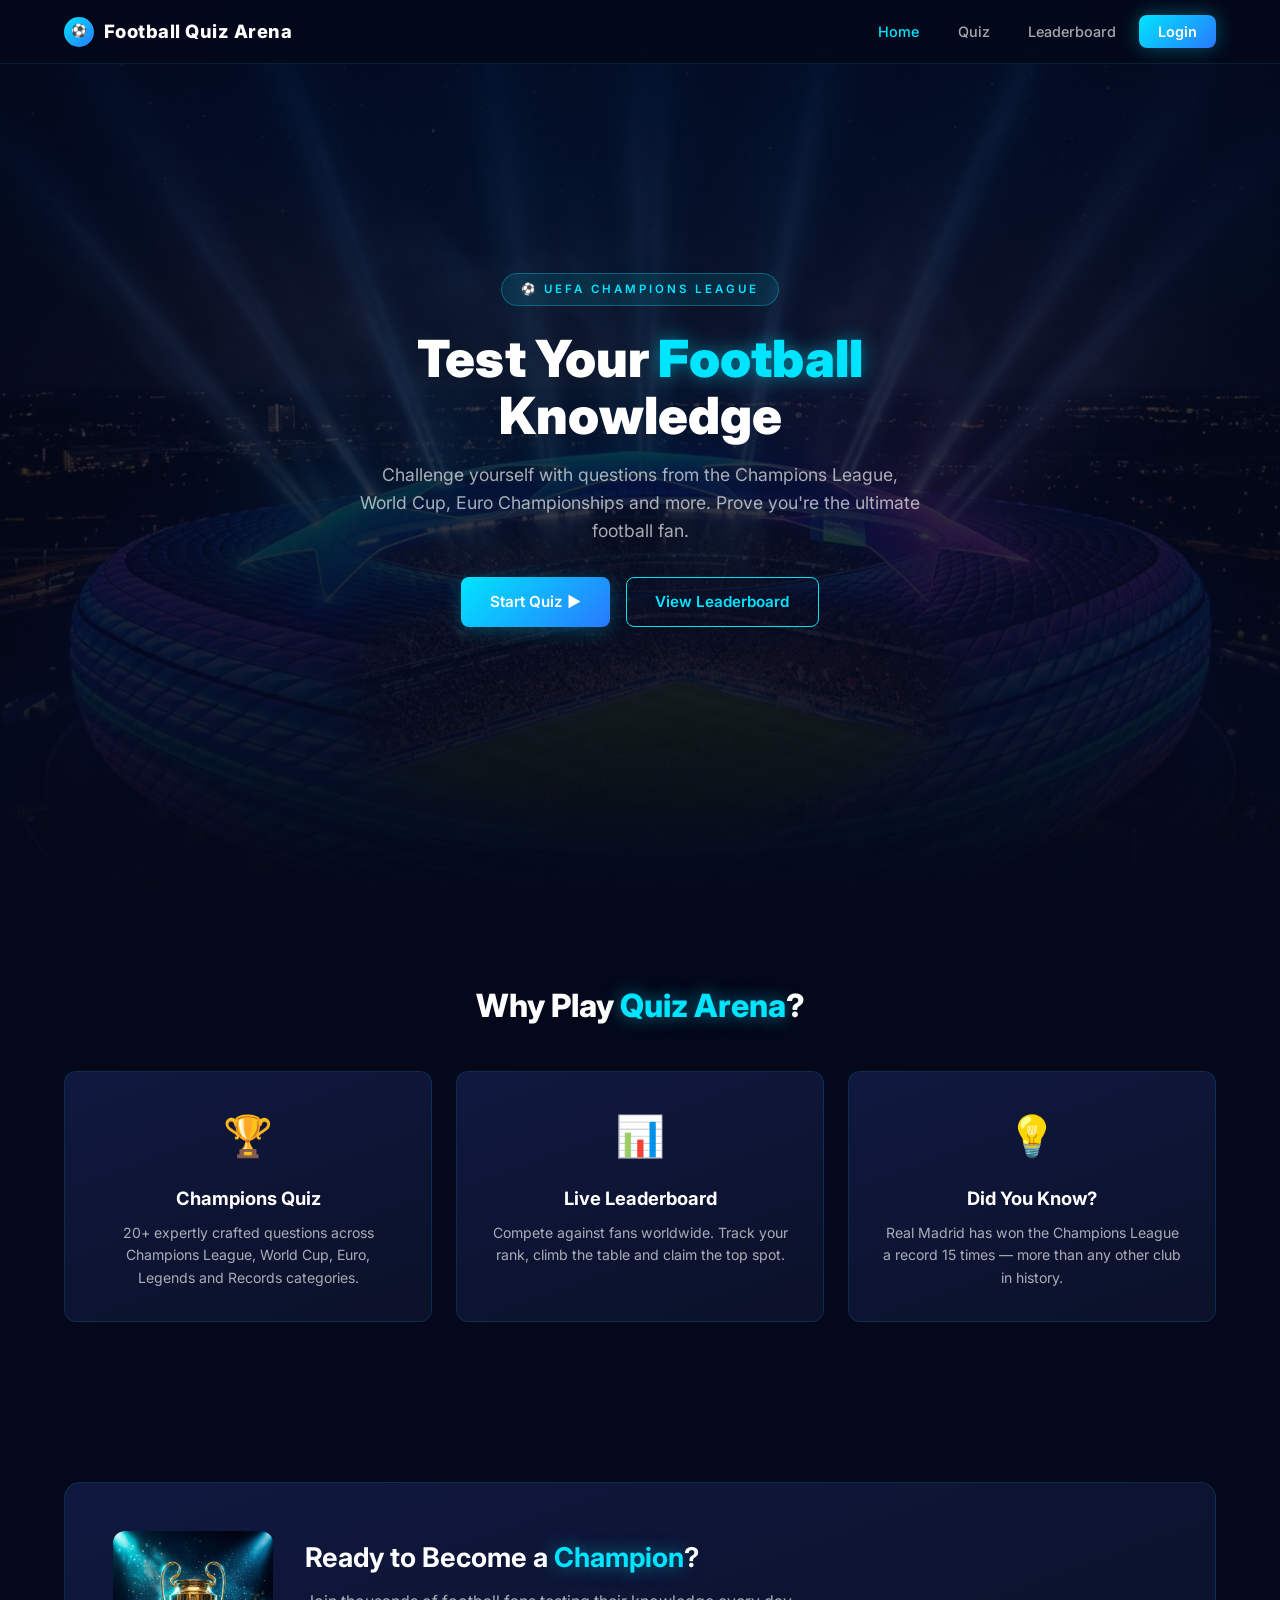
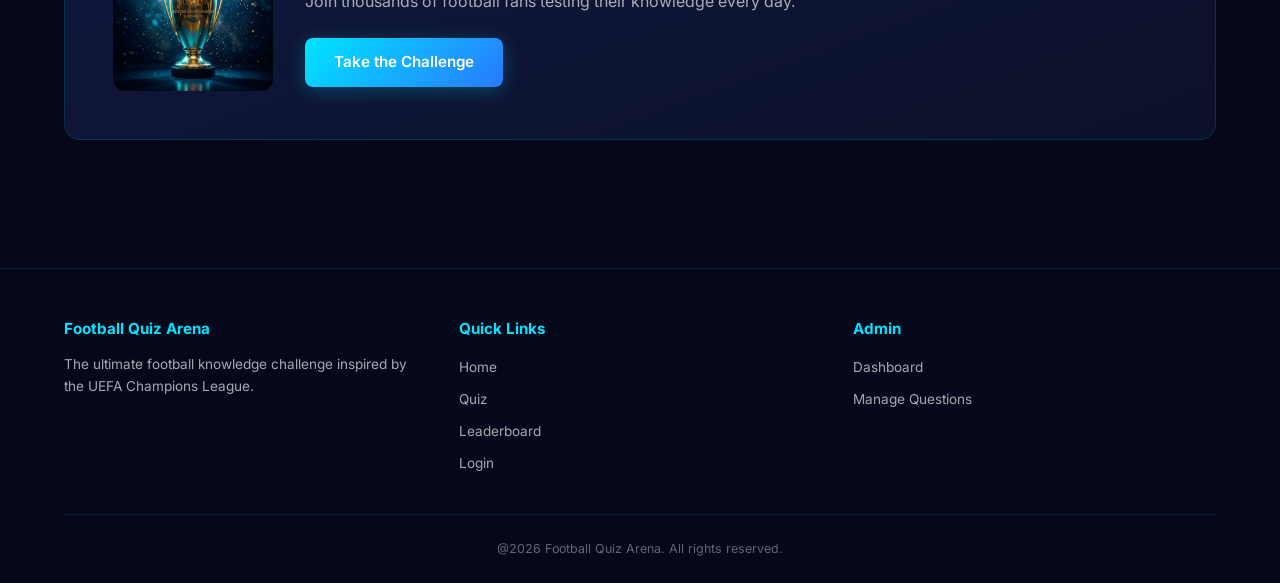
<file: index.html>
<!DOCTYPE html>
<html lang="en">
<head>
    <meta charset="UTF-8">
    <meta name="viewport" content="width=device-width, initial-scale=1.0">
    <title>UEFA Football Quiz Arena — Test Your Knowledge</title>
    <meta name="description" content="The ultimate UEFA Champions League football quiz. Test your knowledge across Champions League, World Cup, Euro and more.">
    <link rel="stylesheet" href="style.css">
</head>
<body>

    <nav class="navbar">
        <div class="nav-inner">
            <a href="index.html" class="nav-brand">
                <div class="logo-icon">⚽</div>
                <span>Football Quiz Arena</span>
            </a>
            <button class="nav-toggle" id="nav-toggle"><span></span><span></span><span></span></button>
            <ul class="nav-links" id="nav-links">
                <li><a href="index.html" class="active">Home</a></li>
                <li><a href="quiz.html">Quiz</a></li>
                <li><a href="leaderboard.html">Leaderboard</a></li>
                <li><a href="login.html" class="nav-btn">Login</a></li>
            </ul>
        </div>
    </nav>

    <section class="hero" id="hero">
        <div class="hero-bg">
            <img src="images/hero-stadium.png" alt="Stadium">
            <div class="hero-overlay"></div>
        </div>
        <div class="hero-content">
            <div class="hero-badge">⚽ UEFA CHAMPIONS LEAGUE</div>
            <h1>Test Your <span class="text-glow">Football</span> Knowledge</h1>
            <p>Challenge yourself with questions from the Champions League, World Cup, Euro Championships and more. Prove you're the ultimate football fan.</p>
            <div class="hero-actions">
                <a href="quiz.html" class="btn btn-primary" id="hero-quiz-btn">Start Quiz ▶</a>
                <a href="leaderboard.html" class="btn btn-outline" id="hero-lb-btn">View Leaderboard</a>
            </div>
        </div>
    </section>

    <section class="section" id="features">
        <div class="container">
            <h2 class="section-title">Why Play <span class="text-glow">Quiz Arena</span>?</h2>
            <div class="features-grid">
                <div class="feature-card" id="feat-quiz">
                    <div class="feature-icon">🏆</div>
                    <h3>Champions Quiz</h3>
                    <p>20+ expertly crafted questions across Champions League, World Cup, Euro, Legends and Records categories.</p>
                </div>
                <div class="feature-card" id="feat-lb">
                    <div class="feature-icon">📊</div>
                    <h3>Live Leaderboard</h3>
                    <p>Compete against fans worldwide. Track your rank, climb the table and claim the top spot.</p>
                </div>
                <div class="feature-card" id="feat-dyk">
                    <div class="feature-icon">💡</div>
                    <h3>Did You Know?</h3>
                    <p id="dyk-text" class="dyk-text"></p>
                </div>
            </div>
        </div>
    </section>


    <section class="section">
        <div class="container">
            <div class="cta-card">
                <img src="images/trophy.png" alt="Trophy" class="cta-trophy">
                <div class="cta-text">
                    <h2>Ready to Become a<span class="text-glow"> Champion</span>?</h2>
                    <p>Join thousands of football fans testing their knowledge every day.</p>
                    <a href="quiz.html" class="btn btn-primary">Take the Challenge</a>
                </div>
            </div>
        </div>
    </section>

    <footer class="footer">
        <div class="container">
            <div class="footer-grid">
                <div class="footer-col"><h4>Football Quiz Arena</h4><p>The ultimate football knowledge challenge inspired by the UEFA Champions League.</p></div>
                <div class="footer-col"><h4>Quick Links</h4><ul><li><a href="index.html">Home</a></li><li><a href="quiz.html">Quiz</a></li><li><a href="leaderboard.html">Leaderboard</a></li><li><a href="login.html">Login</a></li></ul></div>
                <div class="footer-col"><h4>Admin</h4><ul><li><a href="admin-dashboard.html">Dashboard</a></li><li><a href="admin.html">Manage Questions</a></li></ul></div>
            </div>
            <div class="footer-bottom"><p>@2026 Football Quiz Arena. All rights reserved.</p></div>
        </div>
    </footer>
    <script src="script.js"></script>
</body>
</html>
</file>
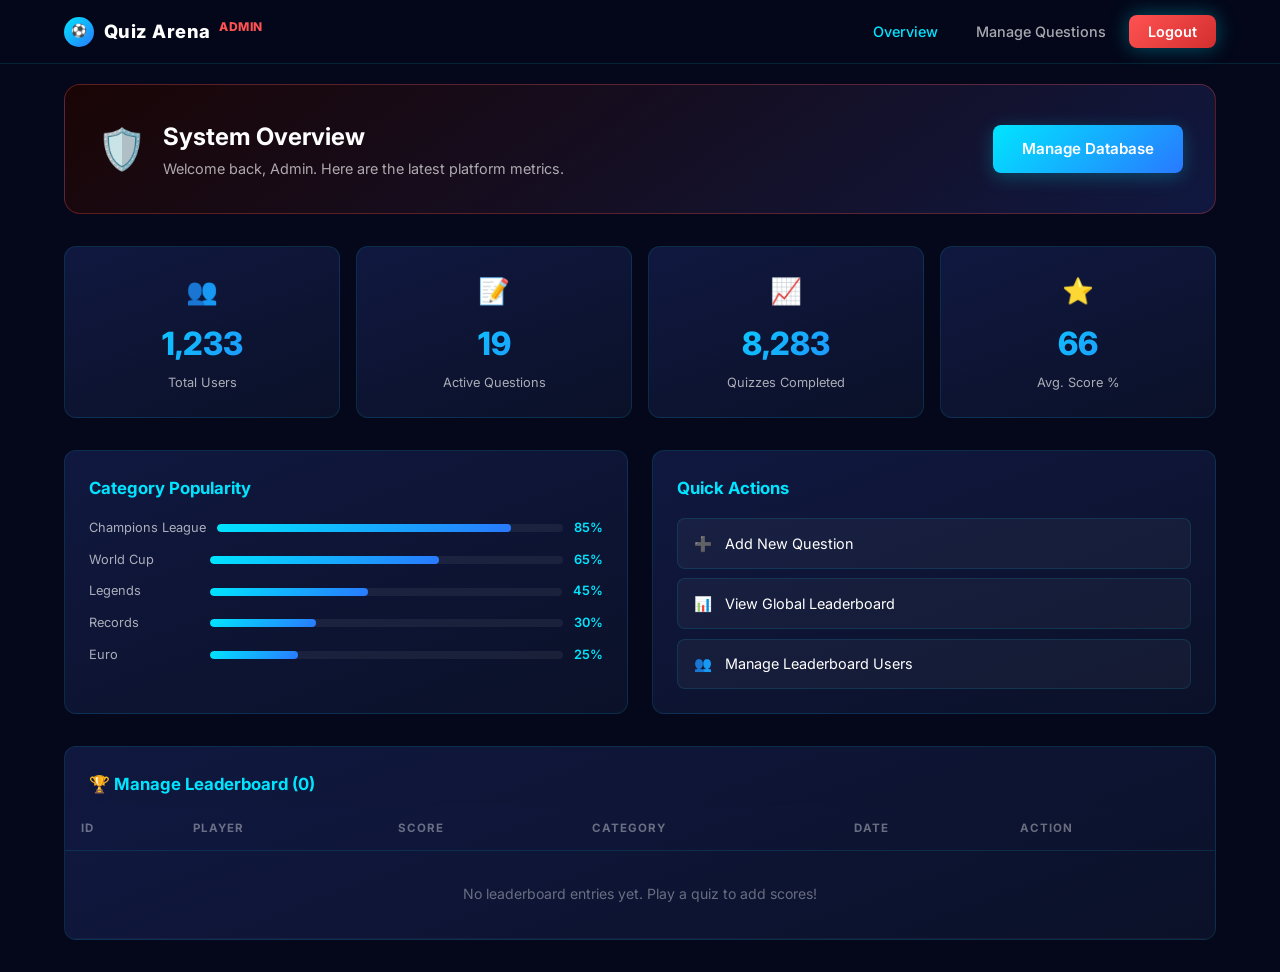
<file: admin-dashboard.html>
<!DOCTYPE html>
<html lang="en">
<head>
    <meta charset="UTF-8"><meta name="viewport" content="width=device-width, initial-scale=1.0">
    <title>Admin Dashboard — UEFA Football Quiz Arena</title>
    <link rel="stylesheet" href="style.css">
</head>
<body>
    <nav class="navbar"><div class="nav-inner">
        <a href="index.html" class="nav-brand"><div class="logo-icon">⚽</div><span>Quiz Arena <span style="color:#ff5252;font-size:.75rem;vertical-align:top;margin-left:4px">ADMIN</span></span></a>
        <button class="nav-toggle" id="nav-toggle"><span></span><span></span><span></span></button>
        <ul class="nav-links" id="nav-links">
            <li><a href="admin-dashboard.html" class="active">Overview</a></li>
            <li><a href="admin.html">Manage Questions</a></li>
            <li><a href="login.html" class="nav-btn" style="background:linear-gradient(135deg,#ff5252,#d32f2f)!important">Logout</a></li>
        </ul>
    </div></nav>

    <main class="dash-main container">
        <div class="welcome-card" style="border-color:rgba(255,82,82,.3);background:linear-gradient(145deg,#1a0505,#101840)">
            <div class="welcome-info">
                <div class="welcome-avatar">🛡️</div>
                <div><h1>System Overview</h1><p>Welcome back, Admin. Here are the latest platform metrics.</p></div>
            </div>
            <a href="admin.html" class="btn btn-primary">Manage Database</a>
        </div>

        <div class="dash-stats">
            <div class="dash-stat"><div class="icon">👥</div><div class="num" data-target="1254">0</div><div class="lbl">Total Users</div></div>
            <div class="dash-stat"><div class="icon">📝</div><div class="num" data-target="20">0</div><div class="lbl">Active Questions</div></div>
            <div class="dash-stat"><div class="icon">📈</div><div class="num" data-target="8420">0</div><div class="lbl">Quizzes Completed</div></div>
            <div class="dash-stat"><div class="icon">⭐</div><div class="num" data-target="68">0</div><div class="lbl">Avg. Score %</div></div>
        </div>

        <div class="dash-grid">
            <div class="dash-card">
                <h2 class="dash-card-title">Category Popularity</h2>
                <div class="chart-bars">
                    <div class="chart-row"><div class="chart-lbl">Champions League</div><div class="chart-track"><div class="chart-fill" style="width:85%"></div></div><div class="chart-val">85%</div></div>
                    <div class="chart-row"><div class="chart-lbl">World Cup</div><div class="chart-track"><div class="chart-fill" style="width:65%"></div></div><div class="chart-val">65%</div></div>
                    <div class="chart-row"><div class="chart-lbl">Legends</div><div class="chart-track"><div class="chart-fill" style="width:45%"></div></div><div class="chart-val">45%</div></div>
                    <div class="chart-row"><div class="chart-lbl">Records</div><div class="chart-track"><div class="chart-fill" style="width:30%"></div></div><div class="chart-val">30%</div></div>
                    <div class="chart-row"><div class="chart-lbl">Euro</div><div class="chart-track"><div class="chart-fill" style="width:25%"></div></div><div class="chart-val">25%</div></div>
                </div>
            </div>
            <div class="dash-card">
                <h2 class="dash-card-title">Quick Actions</h2>
                <div class="dash-actions">
                    <a href="admin.html" class="dash-action"><span>➕</span><span>Add New Question</span></a>
                    <a href="leaderboard.html" class="dash-action"><span>📊</span><span>View Global Leaderboard</span></a>
                    <a href="#admin-lb-section" class="dash-action"><span>👥</span><span>Manage Leaderboard Users</span></a>
                </div>
            </div>
        </div>

        <!-- Leaderboard Management Section -->
        <div class="dash-card" id="admin-lb-section" style="margin-top:1.5rem;padding:0;overflow:hidden">
            <div style="padding:1.5rem 1.5rem .5rem;display:flex;justify-content:space-between;align-items:center">
                <h2 class="dash-card-title" style="margin-bottom:0">🏆 Manage Leaderboard (<span id="admin-lb-count">0</span>)</h2>
            </div>
            <div class="lb-table-wrap" style="border:0;border-radius:0">
                <table class="lb-table">
                    <thead><tr><th>ID</th><th>Player</th><th>Score</th><th>Category</th><th>Date</th><th>Action</th></tr></thead>
                    <tbody id="admin-lb-tbody"></tbody>
                </table>
            </div>
        </div>
    </main>
    <script src="script.js"></script>
</body>
</html>
</file>
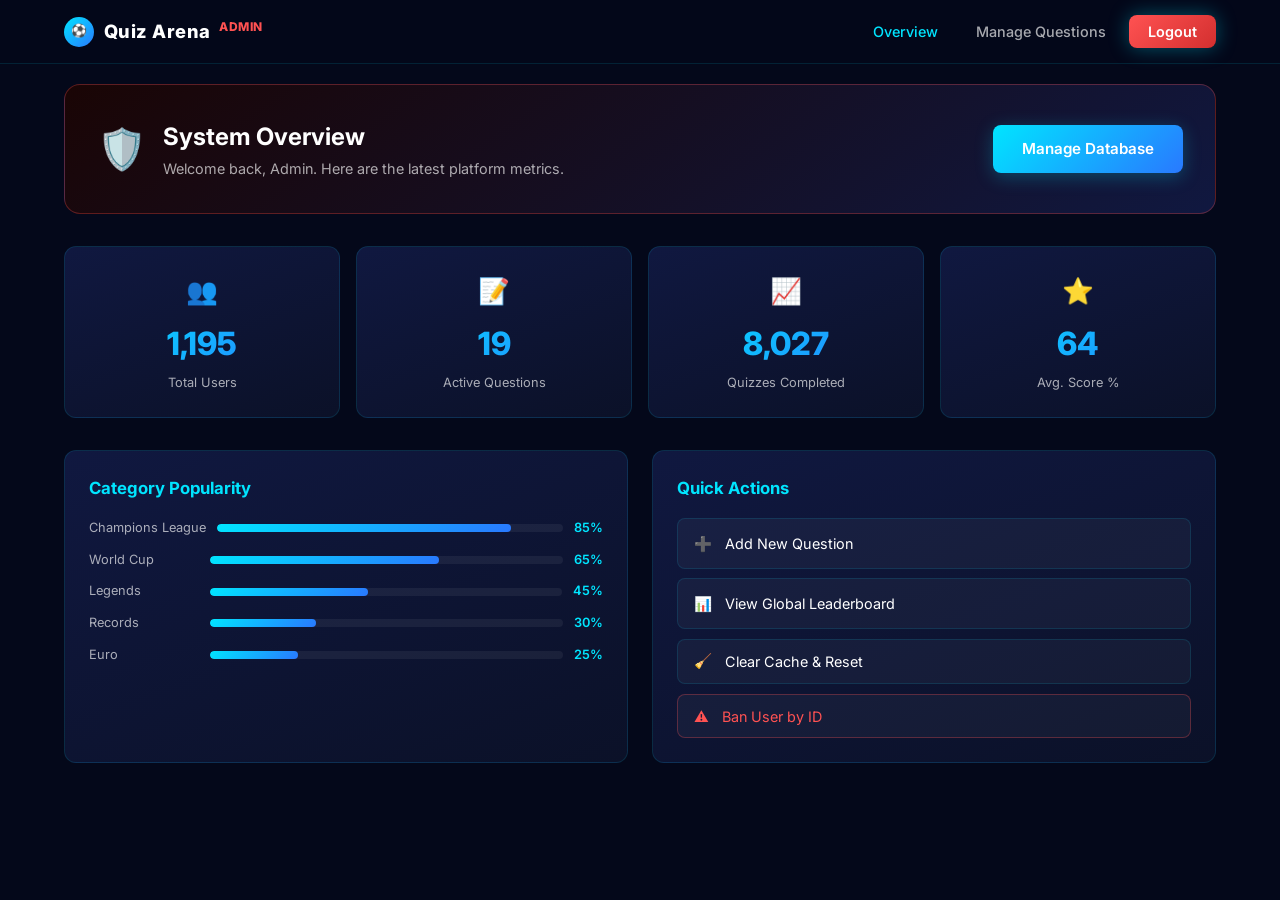
<file: admin-dashoard.html>
<!DOCTYPE html>
<html lang="en">
<head>
    <meta charset="UTF-8">
    <meta name="viewport" content="width=device-width, initial-scale=1.0">
    <title>Admin Dashboard — UEFA Football Quiz Arena</title>
    <link rel="stylesheet" href="style.css">
</head>
<body>
    <nav class="navbar"><div class="nav-inner">
        <a href="index.html" class="nav-brand"><div class="logo-icon">⚽</div><span>Quiz Arena <span style="color:#ff5252;font-size:.75rem;vertical-align:top;margin-left:4px">ADMIN</span></span></a>
        <button class="nav-toggle" id="nav-toggle"><span></span><span></span><span></span></button>
        <ul class="nav-links" id="nav-links">
            <li><a href="admin-dashboard.html" class="active">Overview</a></li>
            <li><a href="admin.html">Manage Questions</a></li>
            <li><a href="login.html" class="nav-btn" style="background:linear-gradient(135deg,#ff5252,#d32f2f)!important">Logout</a></li>
        </ul>
    </div></nav>

    <main class="dash-main container">
        <div class="welcome-card" style="border-color:rgba(255,82,82,.3);background:linear-gradient(145deg,#1a0505,#101840)">
            <div class="welcome-info">
                <div class="welcome-avatar">🛡️</div>
                <div><h1>System Overview</h1><p>Welcome back, Admin. Here are the latest platform metrics.</p></div>
            </div>
            <a href="admin.html" class="btn btn-primary">Manage Database</a>
        </div>

        <div class="dash-stats">
            <div class="dash-stat"><div class="icon">👥</div><div class="num" data-target="1254">0</div><div class="lbl">Total Users</div></div>
            <div class="dash-stat"><div class="icon">📝</div><div class="num" data-target="20">0</div><div class="lbl">Active Questions</div></div>
            <div class="dash-stat"><div class="icon">📈</div><div class="num" data-target="8420">0</div><div class="lbl">Quizzes Completed</div></div>
            <div class="dash-stat"><div class="icon">⭐</div><div class="num" data-target="68">0</div><div class="lbl">Avg. Score %</div></div>
        </div>

        <div class="dash-grid">
            <div class="dash-card">
                <h2 class="dash-card-title">Category Popularity</h2>
                <div class="chart-bars">
                    <div class="chart-row"><div class="chart-lbl">Champions League</div><div class="chart-track"><div class="chart-fill" style="width:85%"></div></div><div class="chart-val">85%</div></div>
                    <div class="chart-row"><div class="chart-lbl">World Cup</div><div class="chart-track"><div class="chart-fill" style="width:65%"></div></div><div class="chart-val">65%</div></div>
                    <div class="chart-row"><div class="chart-lbl">Legends</div><div class="chart-track"><div class="chart-fill" style="width:45%"></div></div><div class="chart-val">45%</div></div>
                    <div class="chart-row"><div class="chart-lbl">Records</div><div class="chart-track"><div class="chart-fill" style="width:30%"></div></div><div class="chart-val">30%</div></div>
                    <div class="chart-row"><div class="chart-lbl">Euro</div><div class="chart-track"><div class="chart-fill" style="width:25%"></div></div><div class="chart-val">25%</div></div>
                </div>
            </div>
            <div class="dash-card">
                <h2 class="dash-card-title">Quick Actions</h2>
                <div class="dash-actions">
                    <a href="admin.html" class="dash-action"><span>➕</span><span>Add New Question</span></a>
                    <a href="leaderboard.html" class="dash-action"><span>📊</span><span>View Global Leaderboard</span></a>
                    <button class="dash-action"><span>🧹</span><span>Clear Cache & Reset</span></button>
                    <button class="dash-action" style="color:#ff5252;border-color:rgba(255,82,82,.3)"><span>⚠️</span><span>Ban User by ID</span></button>
                </div>
            </div>
        </div>
    </main>
    <script src="script.js"></script>
</body>
</html>
</file>
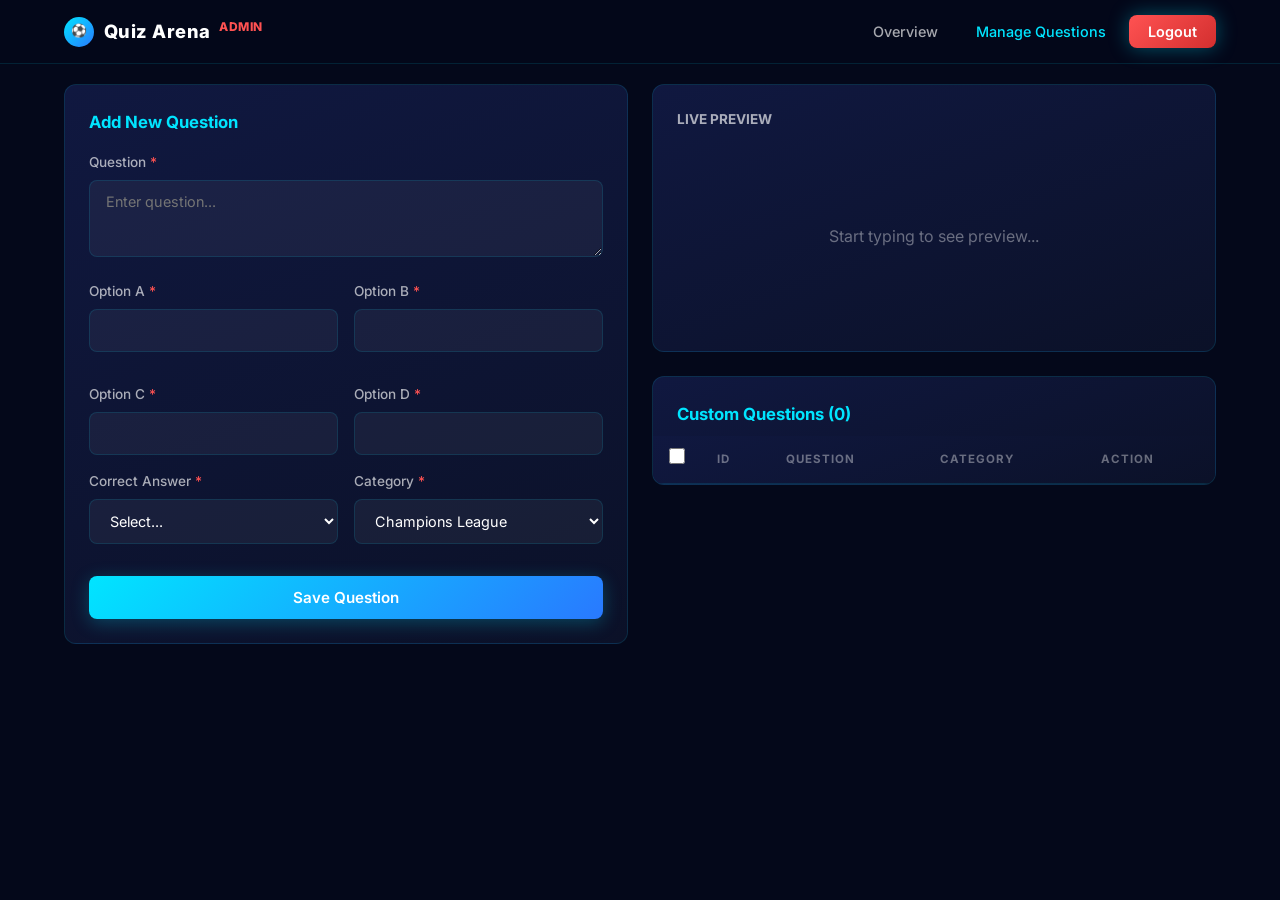
<file: admin.html>
<!DOCTYPE html>
<html lang="en">
<head>
    <meta charset="UTF-8"><meta name="viewport" content="width=device-width, initial-scale=1.0">
    <title>Manage Questions — UEFA Football Quiz Arena</title>
    <link rel="stylesheet" href="style.css">
</head>
<body>
    <nav class="navbar"><div class="nav-inner">
        <a href="index.html" class="nav-brand"><div class="logo-icon">⚽</div><span>Quiz Arena <span style="color:#ff5252;font-size:.75rem;vertical-align:top;margin-left:4px">ADMIN</span></span></a>
        <button class="nav-toggle" id="nav-toggle"><span></span><span></span><span></span></button>
        <ul class="nav-links" id="nav-links">
            <li><a href="admin-dashboard.html">Overview</a></li>
            <li><a href="admin.html" class="active">Manage Questions</a></li>
            <li><a href="login.html" class="nav-btn" style="background:linear-gradient(135deg,#ff5252,#d32f2f)!important">Logout</a></li>
        </ul>
    </div></nav>

    <main class="admin-main container">
        <div class="admin-grid">
            <div class="dash-card">
                <h2 class="dash-card-title" id="admin-form-title">Add New Question</h2>
                <form id="add-question-form" onsubmit="event.preventDefault();">
                    <div class="form-group"><label>Question <span class="required">*</span></label><textarea id="aq-question" rows="3" placeholder="Enter question..." required></textarea></div>
                    <div class="form-row-2col">
                        <div class="form-group"><label>Option A <span class="required">*</span></label><input type="text" id="aq-opt-a"></div>
                        <div class="form-group"><label>Option B <span class="required">*</span></label><input type="text" id="aq-opt-b"></div>
                        <div class="form-group"><label>Option C <span class="required">*</span></label><input type="text" id="aq-opt-c"></div>
                        <div class="form-group"><label>Option D <span class="required">*</span></label><input type="text" id="aq-opt-d"></div>
                    </div>
                    <div class="form-row-2col">
                        <div class="form-group"><label>Correct Answer <span class="required">*</span></label>
                            <select id="aq-correct"><option value="" disabled selected>Select...</option><option value="0">A</option><option value="1">B</option><option value="2">C</option><option value="3">D</option></select>
                        </div>
                        <div class="form-group"><label>Category <span class="required">*</span></label>
                            <select id="aq-category"><option value="champions-league">Champions League</option><option value="world-cup">World Cup</option><option value="euro">Euro</option><option value="la-liga">La Liga</option><option value="premier-league">Premier League</option><option value="legends">Legends</option><option value="records">Records</option></select>
                        </div>
                    </div>
                    <button type="button" class="btn btn-primary btn-full mt-2" id="add-question-btn">Save Question</button>
                    <button type="button" class="btn btn-outline btn-full mt-1 hidden" id="cancel-edit-btn" style="color:#ff5252;border-color:#ff5252">✕ Cancel Edit</button>
                </form>
            </div>

            <div>
                <div class="dash-card">
                    <h2 class="dash-card-title" style="color:var(--text-sub);font-size:.85rem;text-transform:uppercase">Live Preview</h2>
                    <div class="preview-empty" id="preview-empty">Start typing to see preview...</div>
                    <div id="preview-content" class="hidden">
                        <span class="q-badge" id="preview-cat">CATEGORY</span>
                        <h3 class="preview-q" id="preview-q">Question?</h3>
                        <div class="preview-opts">
                            <div class="preview-opt" id="prev-a">A. <span id="prev-a-t">—</span></div>
                            <div class="preview-opt" id="prev-b">B. <span id="prev-b-t">—</span></div>
                            <div class="preview-opt" id="prev-c">C. <span id="prev-c-t">—</span></div>
                            <div class="preview-opt" id="prev-d">D. <span id="prev-d-t">—</span></div>
                        </div>
                    </div>
                </div>
                <div class="dash-card" style="margin-top:1.5rem;padding:0;overflow:hidden">
                    <div style="padding:1.5rem 1.5rem .5rem"><h2 class="dash-card-title" style="margin-bottom:0">Custom Questions (<span id="q-count">0</span>)</h2></div>
                    <div class="bulk-actions hidden" id="bulk-actions">
                        <label class="bulk-select-all"><input type="checkbox" id="select-all-cb"> Select All</label>
                        <span class="bulk-count" id="bulk-count">0 selected</span>
                        <button class="btn btn-sm btn-danger bulk-delete-btn" id="bulk-delete-btn">🗑️ Delete Selected</button>
                    </div>
                    <div class="lb-table-wrap" style="border:0;border-radius:0">
                        <table class="lb-table"><thead><tr><th style="width:40px"><input type="checkbox" id="thead-select-all"></th><th>ID</th><th>Question</th><th>Category</th><th>Action</th></tr></thead>
                        <tbody id="questions-tbody"></tbody></table>
                    </div>
                </div>
            </div>
        </div>
    </main>

    <div class="modal-overlay hidden" id="success-modal">
        <div class="modal-box">
            <div class="icon text-glow">✅</div>
            <h2>Question Saved!</h2>
            <p id="modal-msg">The question has been added to the database.</p>
            <button class="btn btn-primary" id="modal-close-btn">Continue</button>
        </div>
    </div>
    <script src="script.js"></script>
</body>
</html>
</file>
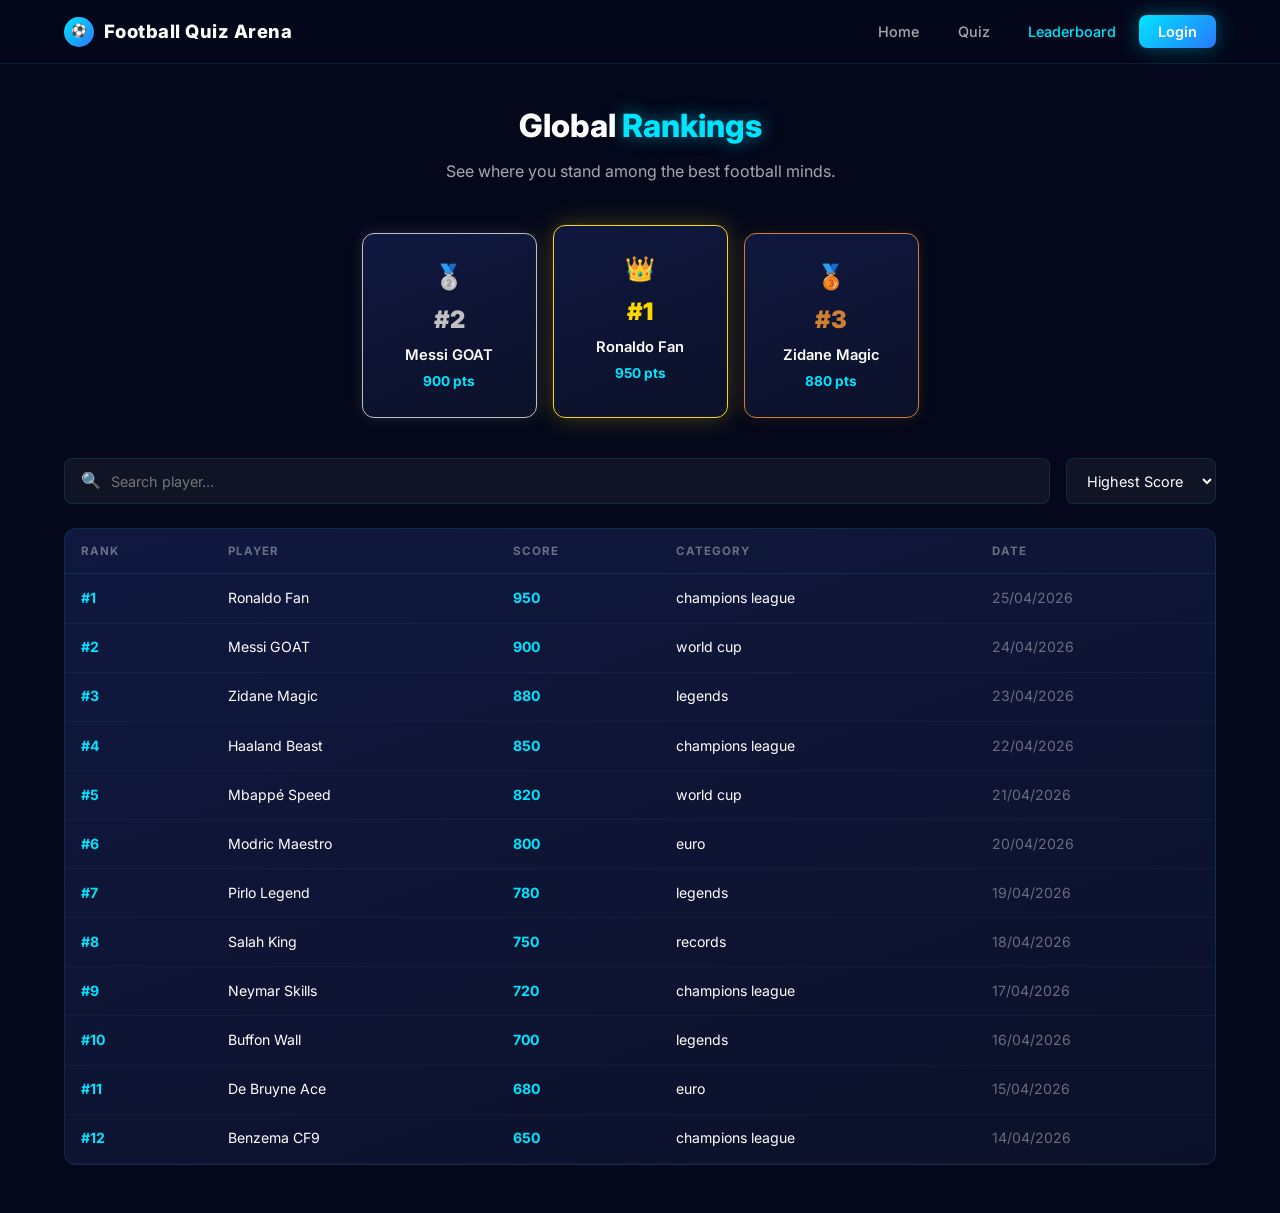
<file: leaderboard.html>
<!DOCTYPE html>
<html lang="en">
<head>
    <meta charset="UTF-8"><meta name="viewport" content="width=device-width, initial-scale=1.0">
    <title>Leaderboard — UEFA Football Quiz Arena</title>
    <link rel="stylesheet" href="style.css">
</head>
<body>
    <nav class="navbar"><div class="nav-inner">
        <a href="index.html" class="nav-brand"><div class="logo-icon">⚽</div><span>Football Quiz Arena</span></a>
        <button class="nav-toggle" id="nav-toggle"><span></span><span></span><span></span></button>
        <ul class="nav-links" id="nav-links">
            <li><a href="index.html">Home</a></li><li><a href="quiz.html">Quiz</a></li>
            <li><a href="leaderboard.html" class="active">Leaderboard</a></li><li><a href="login.html" class="nav-btn">Login</a></li>
        </ul>
    </div></nav>

    <main class="lb-main container">
        <h1 class="page-title">Global <span class="text-glow">Rankings</span></h1>
        <p class="page-sub">See where you stand among the best football minds.</p>

        <div class="top3">
            <div class="top3-card silver" id="top3-2"><div class="top3-crown">🥈</div><div class="top3-rank">#2</div><div class="top3-name">—</div><div class="top3-pts">— pts</div></div>
            <div class="top3-card gold" id="top3-1"><div class="top3-crown">👑</div><div class="top3-rank">#1</div><div class="top3-name">—</div><div class="top3-pts">— pts</div></div>
            <div class="top3-card bronze" id="top3-3"><div class="top3-crown">🥉</div><div class="top3-rank">#3</div><div class="top3-name">—</div><div class="top3-pts">— pts</div></div>
        </div>

        <div class="lb-controls">
            <div class="lb-search"><span>🔍</span><input type="text" id="lb-search-input" placeholder="Search player..."></div>
            <select class="lb-sort" id="lb-sort">
                <option value="score-desc">Highest Score</option><option value="score-asc">Lowest Score</option>
                <option value="name-asc">Name A-Z</option><option value="name-desc">Name Z-A</option>
            </select>
        </div>

        <div class="lb-table-wrap">
            <table class="lb-table">
                <thead><tr><th>Rank</th><th>Player</th><th>Score</th><th>Category</th><th>Date</th></tr></thead>
                <tbody id="lb-tbody"></tbody>
            </table>
        </div>
    </main>
    <script src="script.js"></script>
</body>
</html>
</file>
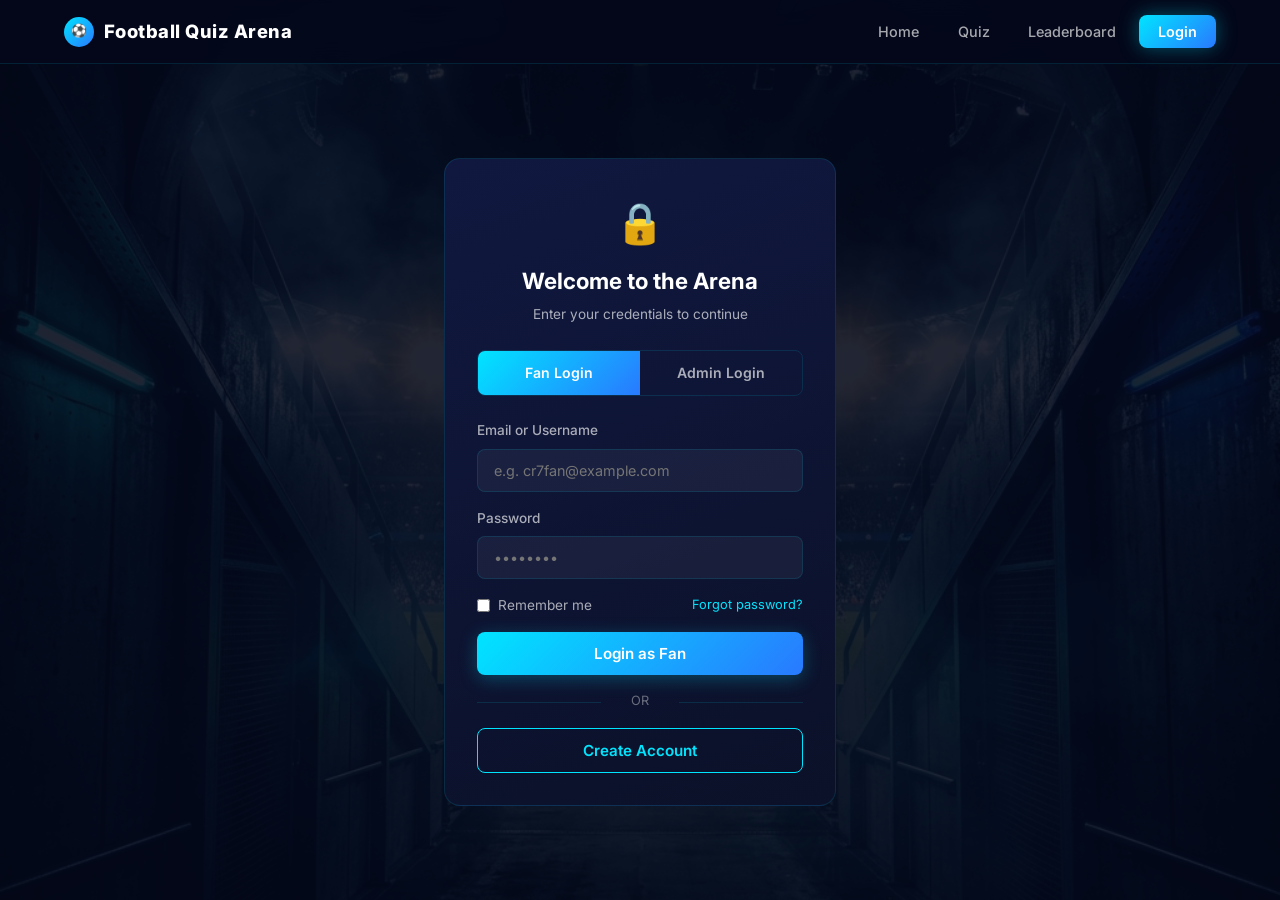
<file: login.html>
<!DOCTYPE html>
<html lang="en">
<head>
    <meta charset="UTF-8">
    <meta name="viewport" content="width=device-width, initial-scale=1.0">
    <title>Login — UEFA Football Quiz Arena</title>
    <link rel="stylesheet" href="style.css">
</head>
<body>
    <nav class="navbar"><div class="nav-inner">
        <a href="index.html" class="nav-brand"><div class="logo-icon">⚽</div><span>Football Quiz Arena</span></a>
        <button class="nav-toggle" id="nav-toggle"><span></span><span></span><span></span></button>
        <ul class="nav-links" id="nav-links">
            <li><a href="index.html">Home</a></li><li><a href="quiz.html">Quiz</a></li>
            <li><a href="leaderboard.html">Leaderboard</a></li><li><a href="login.html" class="nav-btn active">Login</a></li>
        </ul>
    </div></nav>

    <section class="login-page">
        <div class="login-bg"><img src="images/login-bg.png" alt=""><div class="login-overlay"></div></div>
        <div class="login-wrap">
            <div class="login-card">
                <div class="login-header">
                    <div class="icon">🔒</div>
                    <h2>Welcome to the Arena</h2>
                    <p>Enter your credentials to continue</p>
                </div>
                <div class="login-tabs">
                    <div class="login-tab active" id="user-tab">Fan Login</div>
                    <div class="login-tab" id="admin-tab">Admin Login</div>
                </div>

                <form id="user-login-form" class="login-form active" onsubmit="event.preventDefault();">
                    <div class="form-group"><label for="user-email">Email or Username</label><input type="text" id="user-email" placeholder="e.g. cr7fan@example.com"></div>
                    <div class="form-group"><label for="user-pass">Password</label><input type="password" id="user-pass" placeholder="••••••••"></div>
                    <div class="form-row">
                        <label class="checkbox-label"><input type="checkbox"> Remember me</label>
                        <a href="#" class="forgot-link">Forgot password?</a>
                    </div>
                    <button type="button" class="btn btn-primary btn-full" id="user-login-btn">Login as Fan</button>
                    <div class="login-divider">OR</div>
                    <button type="button" class="btn btn-outline btn-full" id="register-btn">Create Account</button>
                </form>

                <form id="admin-login-form" class="login-form" onsubmit="event.preventDefault();">
                    <div class="form-group"><label for="admin-email">Admin ID</label><input type="text" id="admin-email" placeholder="e.g. ADMIN-001"></div>
                    <div class="form-group"><label for="admin-pass">Secure Password</label><input type="password" id="admin-pass" placeholder="••••••••"></div>
                    <button type="button" class="btn btn-primary btn-full" id="admin-login-btn">Access Admin Panel</button>
                    <p style="text-align:center;font-size:.78rem;color:var(--text-muted);margin-top:1rem"><span class="required">*</span> Unauthorized access prohibited</p>
                </form>
            </div>
        </div>
    </section>
    <script src="script.js"></script>
</body>
</html>
</file>
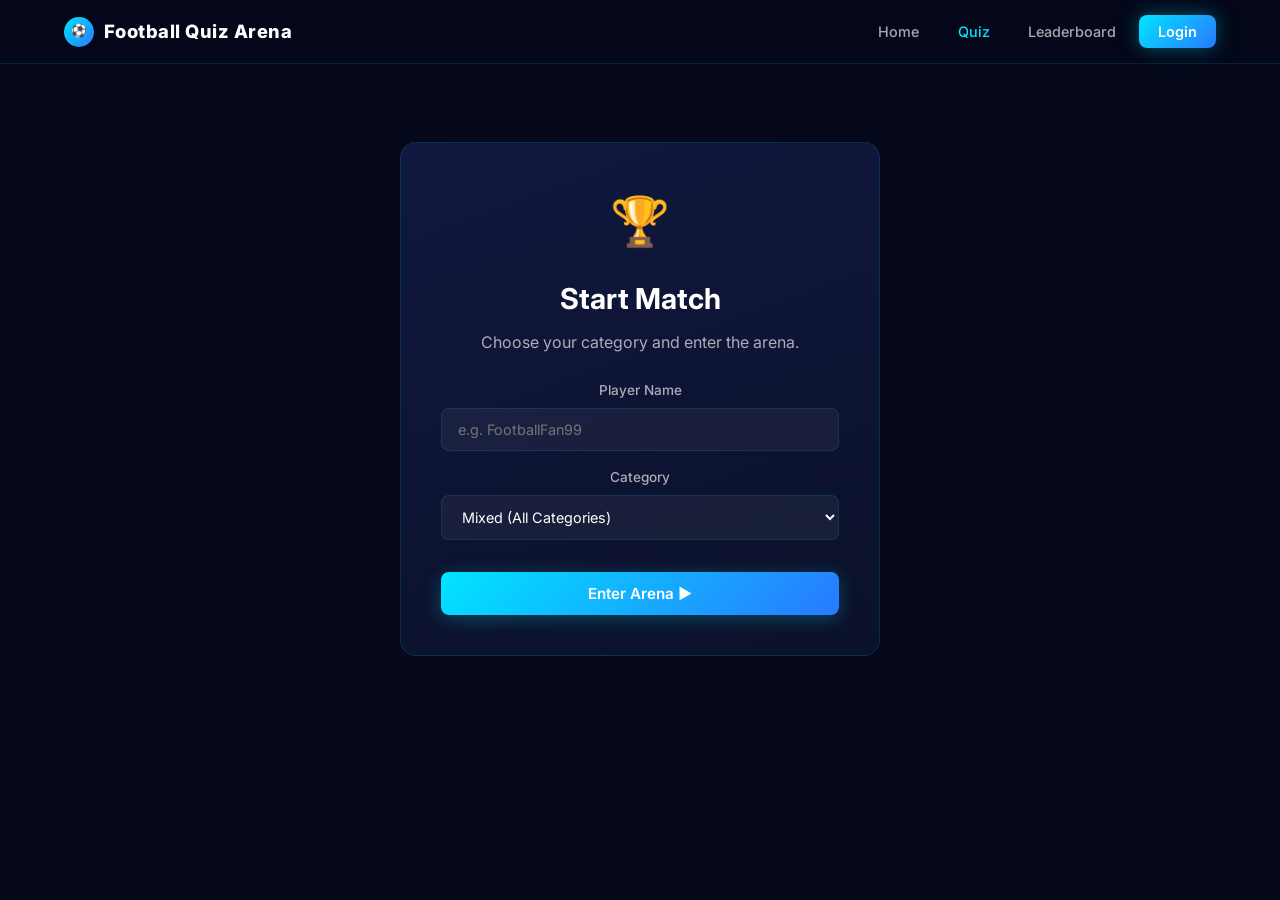
<file: quiz.html>
<!DOCTYPE html>
<html lang="en">
<head>
    <meta charset="UTF-8">
    <meta name="viewport" content="width=device-width, initial-scale=1.0">
    <title>Play Quiz — UEFA Football Quiz Arena</title>
    <link rel="stylesheet" href="style.css">
</head>
<body>
    <nav class="navbar"><div class="nav-inner">
        <a href="index.html" class="nav-brand"><div class="logo-icon">⚽</div><span>Football Quiz Arena</span></a>
        <button class="nav-toggle" id="nav-toggle"><span></span><span></span><span></span></button>
        <ul class="nav-links" id="nav-links">
            <li><a href="index.html">Home</a></li><li><a href="quiz.html" class="active">Quiz</a></li>
            <li><a href="leaderboard.html">Leaderboard</a></li><li><a href="login.html" class="nav-btn">Login</a></li>
        </ul>
    </div></nav>

    <main class="quiz-main container">
        <section id="quiz-setup" class="quiz-setup">
            <div class="setup-card">
                <div class="icon">🏆</div>
                <h1>Start Match</h1>
                <p>Choose your category and enter the arena.</p>
                <div class="form-group"><label for="player-name">Player Name</label><input type="text" id="player-name" placeholder="e.g. FootballFan99"></div>
                <div class="form-group"><label for="quiz-category">Category</label>
                    <select id="quiz-category">
                        <option value="all">Mixed (All Categories)</option>
                        <option value="champions-league">UEFA Champions League</option>
                        <option value="world-cup">FIFA World Cup</option>
                        <option value="euro">UEFA Euro</option>
                        <option value="la-liga">La Liga</option>
                        <option value="premier-league">Premier League</option>
                        <option value="legends">Football Legends</option>
                        <option value="records">Records & Stats</option>
                    </select>
                </div>
                <button class="btn btn-primary btn-full mt-2" id="start-quiz-btn">Enter Arena ▶</button>
            </div>
        </section>

        <section id="quiz-play" class="hidden" style="max-width:700px;margin:0 auto">
            <div class="quiz-header">
                <div class="quiz-prog-info">
                    <span>Question <span id="q-current">1</span> / <span id="q-total">10</span></span>
                    <span class="quiz-score-lbl">Score: <span id="q-score">0</span></span>
                </div>
                <div class="prog-bar"><div class="prog-fill" id="prog-fill"></div></div>
            </div>

            <div class="quiz-timer">
                <svg viewBox="0 0 44 44" class="timer-svg">
                    <circle cx="22" cy="22" r="20" fill="none" stroke="rgba(255,255,255,.1)" stroke-width="4"/>
                    <circle cx="22" cy="22" r="20" fill="none" stroke="#00e5ff" stroke-width="4" stroke-dasharray="125.66" stroke-dashoffset="0" id="timer-circle"/>
                </svg>
                <div class="timer-text" id="timer-text">30</div>
            </div>

            <div class="q-card">
                <span class="q-badge" id="q-badge">CATEGORY</span>
                <h2 class="q-text" id="q-text">Loading question...</h2>
            </div>

            <div class="q-options">
                <button class="q-opt"><div class="opt-letter">A</div><span class="opt-text">Option 1</span></button>
                <button class="q-opt"><div class="opt-letter">B</div><span class="opt-text">Option 2</span></button>
                <button class="q-opt"><div class="opt-letter">C</div><span class="opt-text">Option 3</span></button>
                <button class="q-opt"><div class="opt-letter">D</div><span class="opt-text">Option 4</span></button>
            </div>

            <div class="text-center"><button class="btn btn-primary hidden" id="next-btn">Next Question →</button></div>
        </section>

        <section id="quiz-result" class="quiz-result hidden">
            <canvas id="confetti-canvas"></canvas>
            <div class="result-card">
                <img src="images/trophy.png" alt="Trophy" class="result-trophy">
                <h1 id="result-title">Match Completed!</h1>
                <p class="sub" id="result-sub">Here's how you performed</p>
                <div class="score-ring"><span class="big" id="result-score">0</span><span class="of">/ <span id="result-total">10</span></span></div>
                <div class="result-stats">
                    <div class="r-stat"><span class="val" id="result-correct" style="color:#4caf50">0</span><span class="lbl">Correct</span></div>
                    <div class="r-stat"><span class="val" id="result-wrong" style="color:#ff5252">0</span><span class="lbl">Wrong</span></div>
                    <div class="r-stat"><span class="val" id="result-time">0s</span><span class="lbl">Avg Time</span></div>
                </div>
                <div class="result-actions">
                    <button class="btn btn-primary" id="play-again-btn">Play Again</button>
                    <a href="leaderboard.html" class="btn btn-outline">Leaderboard</a>
                </div>
            </div>
        </section>
    </main>
    <script src="script.js"></script>
</body>
</html>
</file>
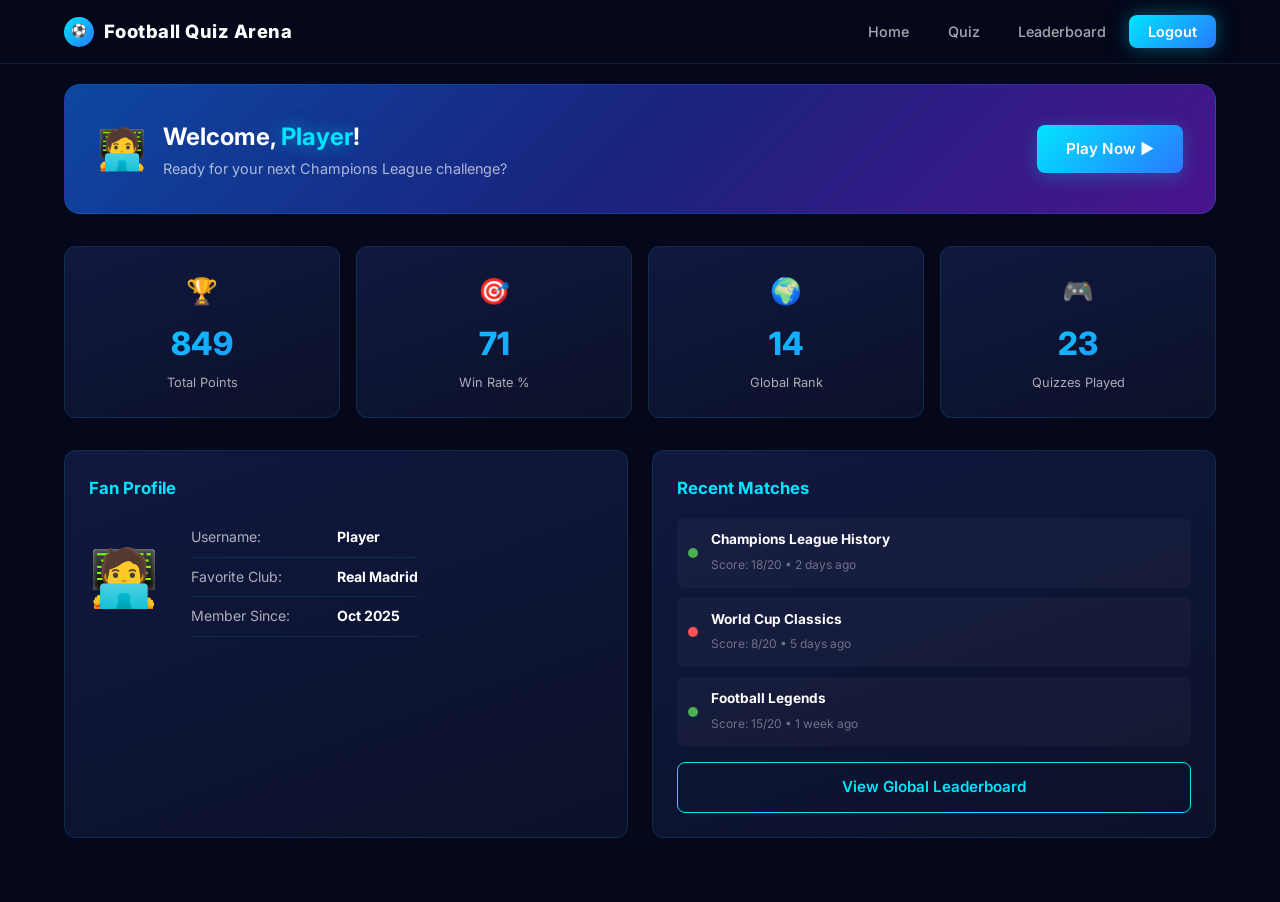
<file: user-dashboard.html>
<!DOCTYPE html>
<html lang="en">
<head>
    <meta charset="UTF-8"><meta name="viewport" content="width=device-width, initial-scale=1.0">
    <title>Fan Dashboard — UEFA Football Quiz Arena</title>
    <link rel="stylesheet" href="style.css">
</head>
<body>
    <nav class="navbar"><div class="nav-inner">
        <a href="index.html" class="nav-brand"><div class="logo-icon">⚽</div><span>Football Quiz Arena</span></a>
        <button class="nav-toggle" id="nav-toggle"><span></span><span></span><span></span></button>
        <ul class="nav-links" id="nav-links">
            <li><a href="index.html">Home</a></li><li><a href="quiz.html">Quiz</a></li>
            <li><a href="leaderboard.html">Leaderboard</a></li><li><a href="login.html" class="nav-btn">Logout</a></li>
        </ul>
    </div></nav>

    <main class="dash-main container">
        <div class="welcome-card">
            <div class="welcome-info">
                <div class="welcome-avatar">🧑‍💻</div>
                <div><h1>Welcome, <span id="dash-username" class="text-glow">Player</span>!</h1><p>Ready for your next Champions League challenge?</p></div>
            </div>
            <a href="quiz.html" class="btn btn-primary">Play Now ▶</a>
        </div>

        <div class="dash-stats">
            <div class="dash-stat"><div class="icon">🏆</div><div class="num" data-target="850">0</div><div class="lbl">Total Points</div></div>
            <div class="dash-stat"><div class="icon">🎯</div><div class="num" data-target="72">0</div><div class="lbl">Win Rate %</div></div>
            <div class="dash-stat"><div class="icon">🌍</div><div class="num" data-target="15">0</div><div class="lbl">Global Rank</div></div>
            <div class="dash-stat"><div class="icon">🎮</div><div class="num" data-target="24">0</div><div class="lbl">Quizzes Played</div></div>
        </div>

        <div class="dash-grid">
            <div class="dash-card">
                <h2 class="dash-card-title">Fan Profile</h2>
                <div class="profile-grid">
                    <div class="profile-avatar">🧑‍💻</div>
                    <div>
                        <div class="profile-row"><span class="profile-label">Username:</span><strong id="profile-name">Player</strong></div>
                        <div class="profile-row"><span class="profile-label">Favorite Club:</span><strong>Real Madrid</strong></div>
                        <div class="profile-row"><span class="profile-label">Member Since:</span><strong>Oct 2025</strong></div>
                    </div>
                </div>
            </div>
            <div class="dash-card">
                <h2 class="dash-card-title">Recent Matches</h2>
                <div class="activity-list">
                    <div class="activity-item"><div class="activity-dot win"></div><div class="activity-info"><strong>Champions League History</strong><span>Score: 18/20 • 2 days ago</span></div></div>
                    <div class="activity-item"><div class="activity-dot loss"></div><div class="activity-info"><strong>World Cup Classics</strong><span>Score: 8/20 • 5 days ago</span></div></div>
                    <div class="activity-item"><div class="activity-dot win"></div><div class="activity-info"><strong>Football Legends</strong><span>Score: 15/20 • 1 week ago</span></div></div>
                </div>
                <a href="leaderboard.html" class="btn btn-outline btn-full mt-2">View Global Leaderboard</a>
            </div>
        </div>
    </main>
    <script src="script.js"></script>
</body>
</html>
</file>
<file: style.css>
@import url('https://fonts.googleapis.com/css2?family=Inter:wght@300;400;500;600;700;800;900&display=swap');

:root {
  --bg-primary: #04081a;
  --bg-secondary: #0b1128;
  --bg-card: #101840;
  --bg-card-alt: #0d1335;
  --accent: #00e5ff;
  --accent-blue: #1565c0;
  --accent-purple: #7b1fa2;
  --gradient-hero: linear-gradient(135deg,#0d47a1,#1a237e,#4a148c);
  --gradient-btn: linear-gradient(135deg,#00e5ff,#2979ff);
  --gradient-card: linear-gradient(160deg,#101840,#0b1128);
  --gradient-gold: linear-gradient(135deg,#ffd700,#ffab00);
  --glow: 0 0 20px rgba(0,229,255,.35);
  --text: #fff;
  --text-sub: rgba(255,255,255,.65);
  --text-muted: rgba(255,255,255,.38);
  --border: rgba(0,229,255,.12);
  --radius: 12px;
  --font: 'Inter',system-ui,sans-serif;
  --ease: .3s cubic-bezier(.4,0,.2,1);
}


*,*::before,*::after{box-sizing:border-box;margin:0;padding:0}
html{scroll-behavior:smooth}
body{font-family:var(--font);background:var(--bg-primary);color:var(--text);line-height:1.6;overflow-x:hidden;min-height:100vh}
a{text-decoration:none;color:inherit}
ul{list-style:none}
img{max-width:100%;display:block}
button,input,select,textarea{font-family:var(--font);border:none;outline:none;background:none;color:var(--text)}
::-webkit-scrollbar{width:6px}
::-webkit-scrollbar-track{background:var(--bg-primary)}
::-webkit-scrollbar-thumb{background:var(--accent);border-radius:3px}

.container{max-width:1200px;margin:0 auto;padding:0 1.5rem}
.hidden{display:none!important}
.text-glow{color:var(--accent);text-shadow:0 0 18px rgba(0,229,255,.5)}
.required{color:#ff5252}
.mt-1{margin-top:.5rem}.mt-2{margin-top:1rem}.mb-1{margin-bottom:.5rem}.mb-2{margin-bottom:1rem}

/* ── Navbar ── */
.navbar{position:fixed;top:0;left:0;right:0;z-index:1000;height:64px;background:rgba(4,8,26,.94);backdrop-filter:blur(14px);border-bottom:1px solid var(--border)}
.nav-inner{max-width:1200px;margin:0 auto;padding:0 1.5rem;display:flex;align-items:center;justify-content:space-between;height:100%}
.nav-brand{display:flex;align-items:center;gap:.6rem;font-weight:800;font-size:1.15rem;letter-spacing:.5px}
.nav-brand .logo-icon{width:30px;height:30px;background:var(--gradient-btn);border-radius:50%;display:flex;align-items:center;justify-content:center;font-size:.8rem}
.nav-links{display:flex;align-items:center;gap:.4rem}
.nav-links a{padding:.5rem 1rem;border-radius:8px;font-size:.9rem;font-weight:500;color:var(--text-sub);transition:var(--ease)}
.nav-links a:hover,.nav-links a.active{color:var(--accent)}
.nav-btn{background:var(--gradient-btn)!important;color:#fff!important;font-weight:600!important;padding:.5rem 1.2rem!important;box-shadow:var(--glow)}
.nav-btn:hover{transform:translateY(-1px)}
.nav-toggle{display:none;flex-direction:column;gap:5px;cursor:pointer;padding:4px}
.nav-toggle span{display:block;width:22px;height:2px;background:#fff;border-radius:2px;transition:var(--ease)}

/* ── Buttons ── */
.btn{display:inline-flex;align-items:center;gap:.5rem;padding:.75rem 1.8rem;border-radius:8px;font-weight:600;font-size:.95rem;cursor:pointer;transition:var(--ease);border:none}
.btn-primary{background:var(--gradient-btn);color:#fff;box-shadow:0 4px 18px rgba(0,229,255,.25)}
.btn-primary:hover{transform:translateY(-2px);box-shadow:var(--glow)}
.btn-outline{background:transparent;color:var(--accent);border:1px solid var(--accent)}
.btn-outline:hover{background:rgba(0,229,255,.1)}
.btn-danger{background:linear-gradient(135deg,#ff5252,#d32f2f);color:#fff}
.btn-full{width:100%;justify-content:center}
.btn-sm{padding:.4rem 1rem;font-size:.82rem}

/* ── Hero ── */
.hero{position:relative;min-height:100vh;display:flex;align-items:center;justify-content:center;text-align:center;overflow:hidden}
.hero-bg{position:absolute;inset:0}
.hero-bg img{width:100%;height:100%;object-fit:cover}
.hero-overlay{position:absolute;inset:0;background:linear-gradient(180deg,rgba(4,8,26,.65) 0%,rgba(4,8,26,.82) 55%,var(--bg-primary) 100%)}
.hero-content{position:relative;z-index:2;max-width:720px;padding:0 1.5rem}
.hero-badge{display:inline-block;padding:.4rem 1.2rem;border-radius:50px;background:rgba(0,229,255,.1);border:1px solid rgba(0,229,255,.3);font-size:.72rem;letter-spacing:3px;font-weight:600;color:var(--accent);text-transform:uppercase;margin-bottom:1.5rem}
.hero h1{font-size:3.2rem;font-weight:900;line-height:1.12;margin-bottom:1rem}
.hero p{font-size:1.1rem;color:var(--text-sub);margin-bottom:2rem;max-width:560px;margin-left:auto;margin-right:auto}
.hero-actions{display:flex;gap:1rem;justify-content:center;flex-wrap:wrap}

/* ── Sections ── */
.section{padding:5rem 0}
.section-title{text-align:center;font-size:2rem;font-weight:800;margin-bottom:2.5rem}

/* Features */
.features-grid{display:grid;grid-template-columns:repeat(auto-fit,minmax(280px,1fr));gap:1.5rem}
.feature-card{background:var(--gradient-card);border:1px solid var(--border);border-radius:var(--radius);padding:2rem;text-align:center;transition:var(--ease)}
.feature-card:hover{transform:translateY(-6px);border-color:var(--accent);box-shadow:var(--glow)}
.feature-icon{font-size:2.5rem;margin-bottom:1rem}
.feature-card h3{font-size:1.15rem;margin-bottom:.5rem}
.feature-card p{color:var(--text-sub);font-size:.88rem}

/* Stats */
.stats-section{background:var(--bg-secondary);padding:4rem 0}
.stats-grid{display:grid;grid-template-columns:repeat(auto-fit,minmax(180px,1fr));gap:1.5rem;text-align:center}
.stat-number{font-size:2.8rem;font-weight:900;background:var(--gradient-btn);-webkit-background-clip:text;background-clip:text;-webkit-text-fill-color:transparent}
.stat-label{color:var(--text-sub);font-size:.88rem;margin-top:.3rem}

/* CTA */
.cta-card{display:flex;align-items:center;gap:2rem;background:var(--gradient-card);border:1px solid var(--border);border-radius:16px;padding:3rem;overflow:hidden}
.cta-trophy{width:160px;border-radius:var(--radius);flex-shrink:0}
.cta-text h2{font-size:1.7rem;margin-bottom:.6rem}
.cta-text p{color:var(--text-sub);margin-bottom:1.5rem}

/* Footer */
.footer{padding:3rem 0 1.5rem;border-top:1px solid var(--border);margin-top:3rem}
.footer-grid{display:grid;grid-template-columns:repeat(auto-fit,minmax(180px,1fr));gap:2rem;margin-bottom:2rem}
.footer-col h4{color:var(--accent);margin-bottom:.8rem;font-size:.95rem}
.footer-col p,.footer-col a{color:var(--text-sub);font-size:.85rem}
.footer-col li{margin-bottom:.4rem}
.footer-col a:hover{color:var(--accent)}
.footer-bottom{text-align:center;padding-top:1.5rem;border-top:1px solid var(--border)}
.footer-bottom p{color:var(--text-muted);font-size:.78rem}

/* ── Forms ── */
.form-group{margin-bottom:1rem}
.form-group label{display:block;margin-bottom:.4rem;font-size:.85rem;font-weight:500;color:var(--text-sub)}
.form-group input,.form-group select,.form-group textarea{width:100%;padding:.75rem 1rem;border-radius:8px;background:rgba(255,255,255,.05);border:1px solid var(--border);color:var(--text);font-size:.9rem;transition:var(--ease)}
.form-group input:focus,.form-group select:focus,.form-group textarea:focus{border-color:var(--accent);box-shadow:0 0 0 3px rgba(0,229,255,.1)}
.form-group select{cursor:pointer}
.form-group select option{background:var(--bg-card)}
.form-group textarea{resize:vertical}
.form-row-2col{display:grid;grid-template-columns:1fr 1fr;gap:1rem}

/* ── Login ── */
.login-page{min-height:100vh;display:flex;align-items:center;justify-content:center;position:relative;padding-top:64px}
.login-bg{position:absolute;inset:0}
.login-bg img{width:100%;height:100%;object-fit:cover}
.login-bg .login-overlay{position:absolute;inset:0;background:rgba(4,8,26,.88)}
.login-wrap{position:relative;z-index:2;width:100%;max-width:440px;padding:1.5rem}
.login-card{background:var(--gradient-card);border:1px solid var(--border);border-radius:16px;padding:2rem;overflow:hidden}
.login-tabs{display:flex;margin-bottom:1.5rem;border-radius:8px;overflow:hidden;border:1px solid var(--border)}
.login-tab{flex:1;padding:.7rem;text-align:center;font-weight:600;font-size:.88rem;cursor:pointer;background:transparent;color:var(--text-sub);transition:var(--ease)}
.login-tab.active{background:var(--gradient-btn);color:#fff}
.login-header{text-align:center;margin-bottom:1.5rem}
.login-header .icon{font-size:2.5rem;margin-bottom:.5rem}
.login-header h2{font-size:1.4rem;margin-bottom:.3rem}
.login-header p{color:var(--text-sub);font-size:.85rem}
.login-form{display:none}.login-form.active{display:block}
.form-row{display:flex;justify-content:space-between;align-items:center;margin-bottom:1rem}
.checkbox-label{display:flex;align-items:center;gap:.5rem;font-size:.85rem;color:var(--text-sub);cursor:pointer}
.checkbox-label input{accent-color:var(--accent)}
.forgot-link{font-size:.8rem;color:var(--accent)}
.login-divider{text-align:center;margin:1rem 0;color:var(--text-muted);font-size:.8rem;position:relative}
.login-divider::before,.login-divider::after{content:'';position:absolute;top:50%;width:38%;height:1px;background:var(--border)}
.login-divider::before{left:0}.login-divider::after{right:0}

/* ── Dashboard ── */
.dash-main{padding-top:84px;padding-bottom:2rem}
.welcome-card{display:flex;align-items:center;justify-content:space-between;flex-wrap:wrap;gap:1rem;background:var(--gradient-hero);border-radius:16px;padding:2rem;margin-bottom:2rem;border:1px solid var(--border)}
.welcome-info{display:flex;align-items:center;gap:1rem}
.welcome-avatar{font-size:2.5rem}
.welcome-info h1{font-size:1.5rem}.welcome-info p{color:var(--text-sub);font-size:.9rem}
.dash-stats{display:grid;grid-template-columns:repeat(auto-fit,minmax(190px,1fr));gap:1rem;margin-bottom:2rem}
.dash-stat{background:var(--gradient-card);border:1px solid var(--border);border-radius:var(--radius);padding:1.5rem;text-align:center;transition:var(--ease)}
.dash-stat:hover{border-color:var(--accent);box-shadow:var(--glow);transform:translateY(-3px)}
.dash-stat .icon{font-size:1.6rem;margin-bottom:.4rem}
.dash-stat .num{font-size:2rem;font-weight:800;background:var(--gradient-btn);-webkit-background-clip:text;background-clip:text;-webkit-text-fill-color:transparent}
.dash-stat .lbl{color:var(--text-sub);font-size:.8rem;margin-top:.2rem}
.dash-grid{display:grid;grid-template-columns:1fr 1fr;gap:1.5rem;margin-bottom:2rem}
.dash-card{background:var(--gradient-card);border:1px solid var(--border);border-radius:var(--radius);padding:1.5rem}
.dash-card-title{font-size:1.05rem;margin-bottom:1rem;color:var(--accent)}
.activity-list{display:flex;flex-direction:column;gap:.6rem}
.activity-item{display:flex;align-items:center;gap:.8rem;padding:.7rem;background:rgba(255,255,255,.03);border-radius:8px}
.activity-dot{width:10px;height:10px;border-radius:50%;flex-shrink:0}
.activity-dot.win{background:#4caf50}.activity-dot.loss{background:#ff5252}
.activity-info strong{display:block;font-size:.85rem}
.activity-info span{font-size:.75rem;color:var(--text-muted)}
.profile-grid{display:flex;align-items:center;gap:2rem}
.profile-avatar{font-size:3.5rem}
.profile-row{display:flex;gap:1rem;padding:.5rem 0;border-bottom:1px solid var(--border);font-size:.88rem}
.profile-label{color:var(--text-sub);min-width:130px}
/* Chart Bars */
.chart-bars{display:flex;flex-direction:column;gap:.7rem}
.chart-row{display:flex;align-items:center;gap:.7rem}
.chart-lbl{font-size:.8rem;color:var(--text-sub);min-width:110px}
.chart-track{flex:1;height:8px;background:rgba(255,255,255,.06);border-radius:4px;overflow:hidden}
.chart-fill{height:100%;background:var(--gradient-btn);border-radius:4px}
.chart-val{font-size:.8rem;font-weight:600;color:var(--accent);min-width:28px}
.dash-actions{display:flex;flex-direction:column;gap:.6rem}
.dash-action{display:flex;align-items:center;gap:.8rem;padding:.8rem 1rem;background:rgba(255,255,255,.04);border:1px solid var(--border);border-radius:8px;cursor:pointer;transition:var(--ease);font-size:.9rem}
.dash-action:hover{background:rgba(0,229,255,.08);border-color:var(--accent)}

/* ── Quiz ── */
.quiz-main{padding-top:84px;padding-bottom:3rem;min-height:100vh}
.quiz-setup{display:flex;justify-content:center;align-items:center;min-height:70vh}
.setup-card{background:var(--gradient-card);border:1px solid var(--border);border-radius:16px;padding:2.5rem;max-width:480px;width:100%;text-align:center}
.setup-card .icon{font-size:3rem;margin-bottom:1rem}
.setup-card h1{font-size:1.8rem;margin-bottom:.5rem}
.setup-card>p{color:var(--text-sub);margin-bottom:1.5rem}
.quiz-header{background:var(--gradient-card);border:1px solid var(--border);border-radius:var(--radius);padding:1rem 1.5rem;margin-bottom:1.5rem}
.quiz-prog-info{display:flex;justify-content:space-between;font-size:.85rem;color:var(--text-sub);margin-bottom:.5rem}
.quiz-score-lbl{color:var(--accent);font-weight:700}
.prog-bar{height:4px;background:rgba(255,255,255,.08);border-radius:4px;overflow:hidden}
.prog-fill{height:100%;background:var(--gradient-btn);border-radius:4px;transition:width .5s ease;width:0%}
.quiz-timer{position:relative;width:72px;height:72px;margin:0 auto 1.5rem}
.timer-svg{width:100%;height:100%;transform:rotate(-90deg)}
.timer-text{position:absolute;inset:0;display:flex;align-items:center;justify-content:center;font-size:1.3rem;font-weight:800;color:var(--accent)}
.q-card{background:var(--gradient-card);border:1px solid var(--border);border-radius:var(--radius);padding:2rem;margin-bottom:1.5rem;text-align:center}
.q-badge{display:inline-block;padding:.3rem .8rem;border-radius:50px;background:rgba(0,229,255,.1);border:1px solid rgba(0,229,255,.3);font-size:.7rem;letter-spacing:2px;font-weight:600;color:var(--accent);text-transform:uppercase;margin-bottom:1rem}
.q-text{font-size:1.25rem;font-weight:600;line-height:1.5}
.q-options{display:grid;grid-template-columns:1fr 1fr;gap:.8rem;margin-bottom:1.5rem}
.q-opt{display:flex;align-items:center;gap:.8rem;padding:1rem 1.2rem;background:rgba(255,255,255,.04);border:1px solid var(--border);border-radius:8px;cursor:pointer;transition:var(--ease);text-align:left;font-size:.9rem}
.q-opt:hover{border-color:var(--accent);background:rgba(0,229,255,.06)}
.q-opt.correct{border-color:#4caf50;background:rgba(76,175,80,.15)}
.q-opt.wrong{border-color:#ff5252;background:rgba(255,82,82,.15)}
.q-opt.disabled{pointer-events:none;opacity:.55}
.opt-letter{width:32px;height:32px;border-radius:50%;background:rgba(0,229,255,.1);border:1px solid rgba(0,229,255,.3);display:flex;align-items:center;justify-content:center;font-weight:700;font-size:.8rem;flex-shrink:0;color:var(--accent)}
.q-opt.correct .opt-letter{background:rgba(76,175,80,.3);border-color:#4caf50;color:#4caf50}
.q-opt.wrong .opt-letter{background:rgba(255,82,82,.3);border-color:#ff5252;color:#ff5252}
.text-center{text-align:center}

/* Result */
.quiz-result{position:relative;min-height:70vh;display:flex;align-items:center;justify-content:center}
#confetti-canvas{position:fixed;inset:0;z-index:1;pointer-events:none}
.result-card{position:relative;z-index:2;text-align:center;background:var(--gradient-card);border:1px solid var(--border);border-radius:16px;padding:2.5rem;max-width:500px;width:100%}
.result-trophy{width:110px;margin:0 auto 1rem;border-radius:var(--radius)}
.result-card h1{font-size:1.8rem;margin-bottom:.3rem}
.result-card .sub{color:var(--text-sub);margin-bottom:1.5rem}
.score-ring{display:inline-flex;flex-direction:column;align-items:center;justify-content:center;width:120px;height:120px;border-radius:50%;background:rgba(0,229,255,.08);border:3px solid var(--accent);box-shadow:var(--glow);margin-bottom:1.5rem}
.score-ring .big{font-size:2.5rem;font-weight:900;color:var(--accent);line-height:1}
.score-ring .of{font-size:.88rem;color:var(--text-sub)}
.result-stats{display:flex;justify-content:center;gap:2rem;margin-bottom:1.5rem}
.r-stat{text-align:center}
.r-stat .val{display:block;font-size:1.3rem;font-weight:700}
.r-stat .lbl{font-size:.75rem;color:var(--text-sub)}
.result-actions{display:flex;gap:.8rem;justify-content:center;flex-wrap:wrap}

/* ── Leaderboard ── */
.lb-main{padding-top:84px;padding-bottom:3rem;min-height:100vh}
.page-title{text-align:center;font-size:2rem;font-weight:800;margin-bottom:.5rem;padding-top:1rem}
.page-sub{text-align:center;color:var(--text-sub);margin-bottom:2.5rem}
.top3{display:flex;justify-content:center;align-items:flex-end;gap:1rem;margin-bottom:2.5rem;flex-wrap:wrap}
.top3-card{background:var(--gradient-card);border:1px solid var(--border);border-radius:var(--radius);padding:1.5rem 2rem;text-align:center;width:175px;transition:var(--ease)}
.top3-card:hover{transform:translateY(-6px)}
.top3-card.gold{border-color:#ffd700;box-shadow:0 0 25px rgba(255,215,0,.25);order:2;padding-bottom:2rem}
.top3-card.silver{border-color:#c0c0c0;box-shadow:0 0 15px rgba(192,192,192,.15);order:1}
.top3-card.bronze{border-color:#cd7f32;box-shadow:0 0 15px rgba(205,127,50,.15);order:3}
.top3-crown{font-size:1.5rem;margin-bottom:.3rem}
.top3-rank{font-size:1.5rem;font-weight:900;margin-bottom:.3rem}
.top3-card.gold .top3-rank{color:#ffd700}
.top3-card.silver .top3-rank{color:#c0c0c0}
.top3-card.bronze .top3-rank{color:#cd7f32}
.top3-name{font-weight:600;font-size:.92rem;margin-bottom:.2rem}
.top3-pts{color:var(--accent);font-weight:700;font-size:.85rem}
.lb-controls{display:flex;gap:1rem;margin-bottom:1.5rem;flex-wrap:wrap}
.lb-search{flex:1;display:flex;align-items:center;gap:.6rem;background:rgba(255,255,255,.05);border:1px solid var(--border);border-radius:8px;padding:.6rem 1rem;min-width:200px}
.lb-search input{flex:1;background:none;border:none;color:var(--text);font-size:.9rem}
.lb-sort{padding:.6rem 1rem;background:rgba(255,255,255,.05);border:1px solid var(--border);border-radius:8px;font-size:.9rem;cursor:pointer;color:var(--text)}
.lb-sort option{background:var(--bg-card)}
.lb-table-wrap{overflow-x:auto;background:var(--gradient-card);border:1px solid var(--border);border-radius:var(--radius)}
.lb-table{width:100%;border-collapse:collapse}
.lb-table th{padding:.8rem 1rem;text-align:left;font-size:.72rem;letter-spacing:1px;text-transform:uppercase;color:var(--text-muted);border-bottom:1px solid var(--border)}
.lb-table td{padding:.8rem 1rem;font-size:.88rem;border-bottom:1px solid rgba(255,255,255,.04)}
.lb-table tr:hover td{background:rgba(0,229,255,.04)}
.lb-rank{font-weight:700;color:var(--accent)}

/* ── Admin ── */
.admin-main{padding-top:84px;padding-bottom:3rem;min-height:100vh}
.admin-grid{display:grid;grid-template-columns:1fr 1fr;gap:1.5rem}
.preview-empty{display:flex;align-items:center;justify-content:center;min-height:180px;color:var(--text-muted)}
.preview-q{font-size:1.1rem;margin-bottom:1rem;line-height:1.5}
.preview-opts{display:flex;flex-direction:column;gap:.5rem}
.preview-opt{padding:.6rem .8rem;background:rgba(255,255,255,.04);border:1px solid var(--border);border-radius:8px;font-size:.85rem}
.preview-opt.correct-p{border-color:#4caf50;background:rgba(76,175,80,.1)}
.modal-overlay{position:fixed;inset:0;z-index:9999;background:rgba(0,0,0,.7);display:flex;align-items:center;justify-content:center}
.modal-box{background:var(--bg-card);border:1px solid var(--border);border-radius:16px;padding:2.5rem;text-align:center;max-width:400px}
.modal-box .icon{font-size:3rem;margin-bottom:1rem}
.modal-box h2{margin-bottom:.5rem}
.modal-box p{color:var(--text-sub);margin-bottom:1.5rem}

/* ── Bulk Actions ── */
.bulk-actions{display:flex;align-items:center;gap:1rem;padding:.75rem 1.5rem;background:rgba(255,82,82,.08);border-top:1px solid rgba(255,82,82,.2);border-bottom:1px solid rgba(255,82,82,.2);animation:bulkSlide .3s ease}
@keyframes bulkSlide{from{opacity:0;transform:translateY(-8px)}to{opacity:1;transform:translateY(0)}}
.bulk-select-all{display:flex;align-items:center;gap:.5rem;font-size:.85rem;font-weight:500;color:var(--text-sub);cursor:pointer;user-select:none}
.bulk-select-all input{accent-color:var(--accent);width:16px;height:16px;cursor:pointer}
.bulk-count{font-size:.82rem;font-weight:600;color:#ff5252;background:rgba(255,82,82,.15);padding:.25rem .7rem;border-radius:50px}
.bulk-delete-btn{margin-left:auto}
.lb-table th input[type="checkbox"],.lb-table td input[type="checkbox"]{accent-color:var(--accent);width:16px;height:16px;cursor:pointer}
.lb-table tr.row-selected td{background:rgba(255,82,82,.08)}

/* ── Responsive ── */
@media(max-width:768px){
  .nav-toggle{display:flex}
  .nav-links{position:fixed;top:64px;left:0;right:0;background:rgba(4,8,26,.98);flex-direction:column;padding:1rem;gap:.3rem;transform:translateY(-120%);transition:var(--ease);border-bottom:1px solid var(--border)}
  .nav-links.active{transform:translateY(0)}
  .hero h1{font-size:2rem}
  .q-options{grid-template-columns:1fr}
  .dash-grid,.admin-grid{grid-template-columns:1fr}
  .cta-card{flex-direction:column;text-align:center}
  .cta-trophy{width:120px}
  .top3{flex-direction:column;align-items:center}
  .top3-card{order:unset!important}
  .form-row-2col{grid-template-columns:1fr}
  .profile-grid{flex-direction:column;text-align:center}
  .welcome-card{flex-direction:column;text-align:center}
  .welcome-info{flex-direction:column}
}
@media(max-width:480px){
  .hero h1{font-size:1.6rem}
  .section-title{font-size:1.5rem}
  .stat-number{font-size:2rem}
  .login-card{padding:1.5rem}
}
</file>
